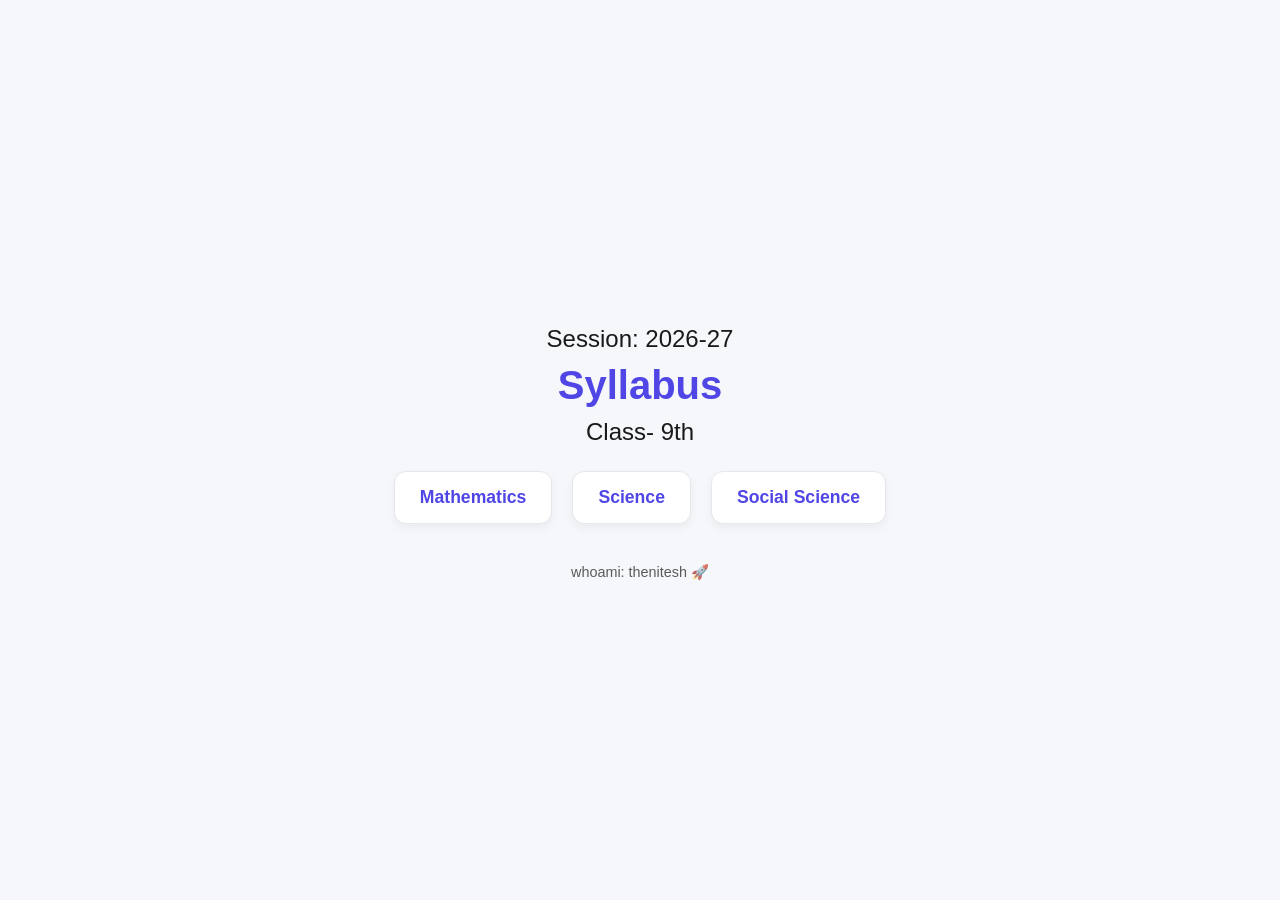
<file: index.html>
<!DOCTYPE html>
<html lang="en">

<head>
    <meta charset="UTF-8">
    <meta name="viewport" content="width=device-width, initial-scale=1.0">
    <title>Session: 2026-27 | Class- 9th | New Syllabus</title>
    <link rel="stylesheet" href="styles.css">
    <link rel="shortcut icon" href="favicon.ico" type="image/x-icon">
</head>

<body>
    <center>
        <h2>Session: 2026-27</h2>
        <h1>Syllabus</h1>
        <h2>Class- 9th</h2>

        <section>
            <div>
                <a href="./maths-syllabus.html">Mathematics</a>
            </div>
            <div>
                <a href="./science-syllabus.html">Science</a>
            </div>
            <div>
                <a href="./social-science-syllabus.html">Social Science</a>
            </div>
        </section>

    </center>


    <p>whoami: thenitesh 🚀</p>
</body>

</html>
</file>
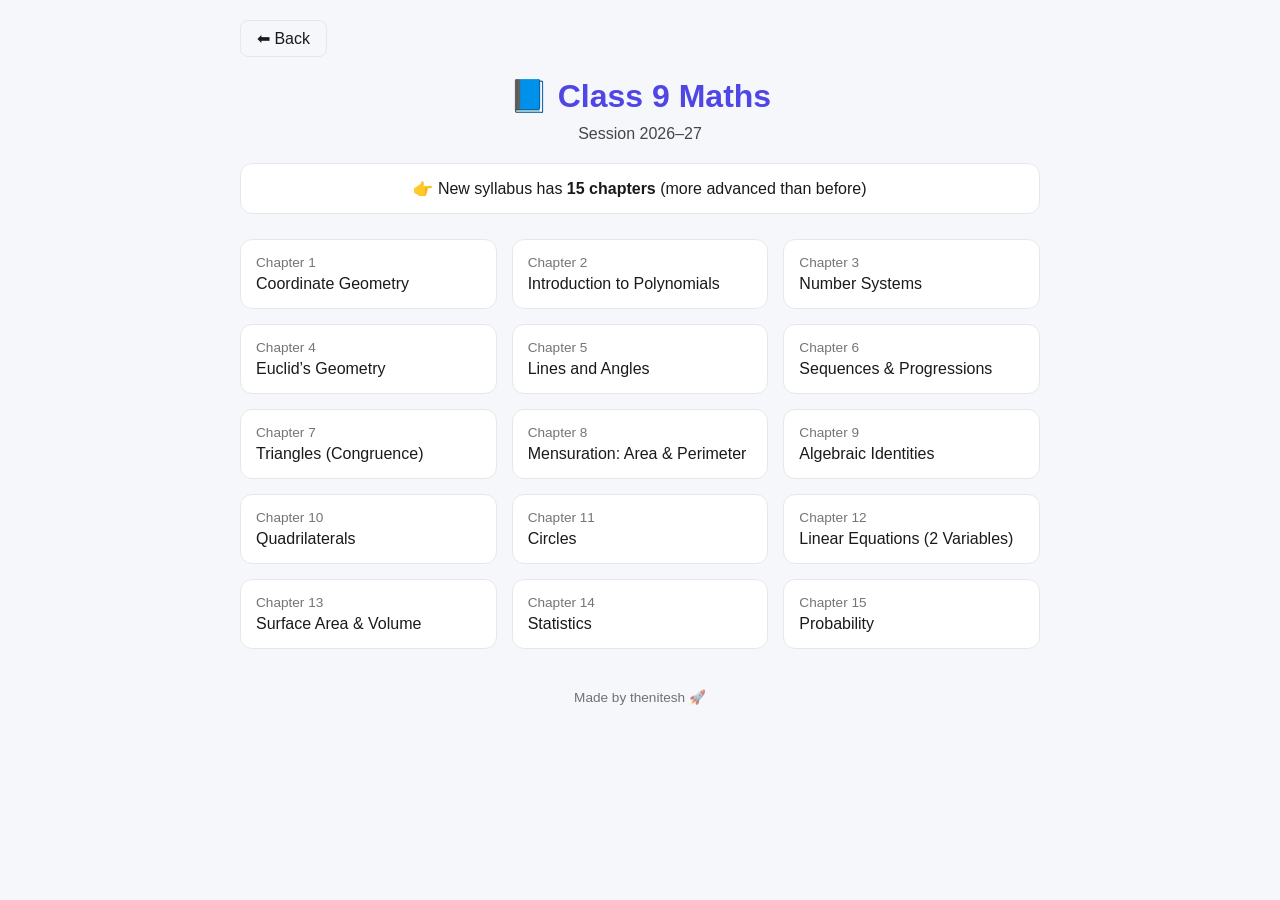
<file: maths-syllabus.html>
<!DOCTYPE html>
<html lang="en">

<head>
    <meta charset="UTF-8">
    <meta name="viewport" content="width=device-width, initial-scale=1.0">
    <title>Class 9 Maths Chapters (2026–27)</title>

    <style>

        :root {
            --bg: #f5f7fb;
            --text: #1a1a1a;
            --card: #ffffff;
            --accent: #4f46e5;
            --border: #e5e7eb;
        }


        @media (prefers-color-scheme: dark) {
            :root {
                --bg: #0f172a;
                --text: #e5e7eb;
                --card: #1e293b;
                --accent: #818cf8;
                --border: #334155;
            }
        }

        * {
            margin: 0;
            padding: 0;
            box-sizing: border-box;
        }

        body {
            font-family: 'Segoe UI', sans-serif;
            background: var(--bg);
            color: var(--text);
            padding: 20px;
            transition: 0.3s;
        }

        .container {
            max-width: 800px;
            margin: auto;
        }

        .back-btn {
            display: inline-block;
            margin-bottom: 20px;
            padding: 8px 16px;
            border-radius: 8px;
            border: 1px solid var(--border);
            text-decoration: none;
            color: var(--text);
            transition: 0.2s;
        }

        .back-btn:hover {
            background: var(--accent);
            color: white;
        }

        h1 {
            text-align: center;
            margin-bottom: 10px;
            color: var(--accent);
        }

        .subtitle {
            text-align: center;
            margin-bottom: 20px;
            opacity: 0.8;
        }

        .info {
            background: var(--card);
            border: 1px solid var(--border);
            padding: 15px;
            border-radius: 12px;
            margin-bottom: 25px;
            text-align: center;
            font-weight: 500;
        }

        .chapters {
            display: grid;
            grid-template-columns: repeat(auto-fit, minmax(220px, 1fr));
            gap: 15px;
        }

        .chapter {
            background: var(--card);
            border: 1px solid var(--border);
            padding: 15px;
            border-radius: 12px;
            transition: 0.2s;
            cursor: pointer;
        }

        .chapter:hover {
            transform: translateY(-5px);
            border-color: var(--accent);
            box-shadow: 0 8px 20px rgba(0, 0, 0, 0.1);
        }


        .chapter span {
            display: block;
            font-size: 0.85rem;
            opacity: 0.6;
            margin-bottom: 5px;
        }


        footer {
            text-align: center;
            margin-top: 40px;
            font-size: 0.85rem;
            opacity: 0.6;
        }
    </style>

</head>

<body>

    <div class="container">

 
        <a href="javascript:history.back()" class="back-btn">⬅ Back</a>

        <h1>📘 Class 9 Maths</h1>
        <p class="subtitle">Session 2026–27</p>


        <div class="info">
            👉 New syllabus has <strong>15 chapters</strong> (more advanced than before)
        </div>

        <div class="chapters">

            <div class="chapter"><span>Chapter 1</span>Coordinate Geometry</div>
            <div class="chapter"><span>Chapter 2</span>Introduction to Polynomials</div>
            <div class="chapter"><span>Chapter 3</span>Number Systems</div>
            <div class="chapter"><span>Chapter 4</span>Euclid’s Geometry</div>
            <div class="chapter"><span>Chapter 5</span>Lines and Angles</div>
            <div class="chapter"><span>Chapter 6</span>Sequences & Progressions</div>
            <div class="chapter"><span>Chapter 7</span>Triangles (Congruence)</div>
            <div class="chapter"><span>Chapter 8</span>Mensuration: Area & Perimeter</div>
            <div class="chapter"><span>Chapter 9</span>Algebraic Identities</div>
            <div class="chapter"><span>Chapter 10</span>Quadrilaterals</div>
            <div class="chapter"><span>Chapter 11</span>Circles</div>
            <div class="chapter"><span>Chapter 12</span>Linear Equations (2 Variables)</div>
            <div class="chapter"><span>Chapter 13</span>Surface Area & Volume</div>
            <div class="chapter"><span>Chapter 14</span>Statistics</div>
            <div class="chapter"><span>Chapter 15</span>Probability</div>

        </div>


        <footer>
            Made by thenitesh 🚀
        </footer>

    </div>

</body>

</html>
</file>
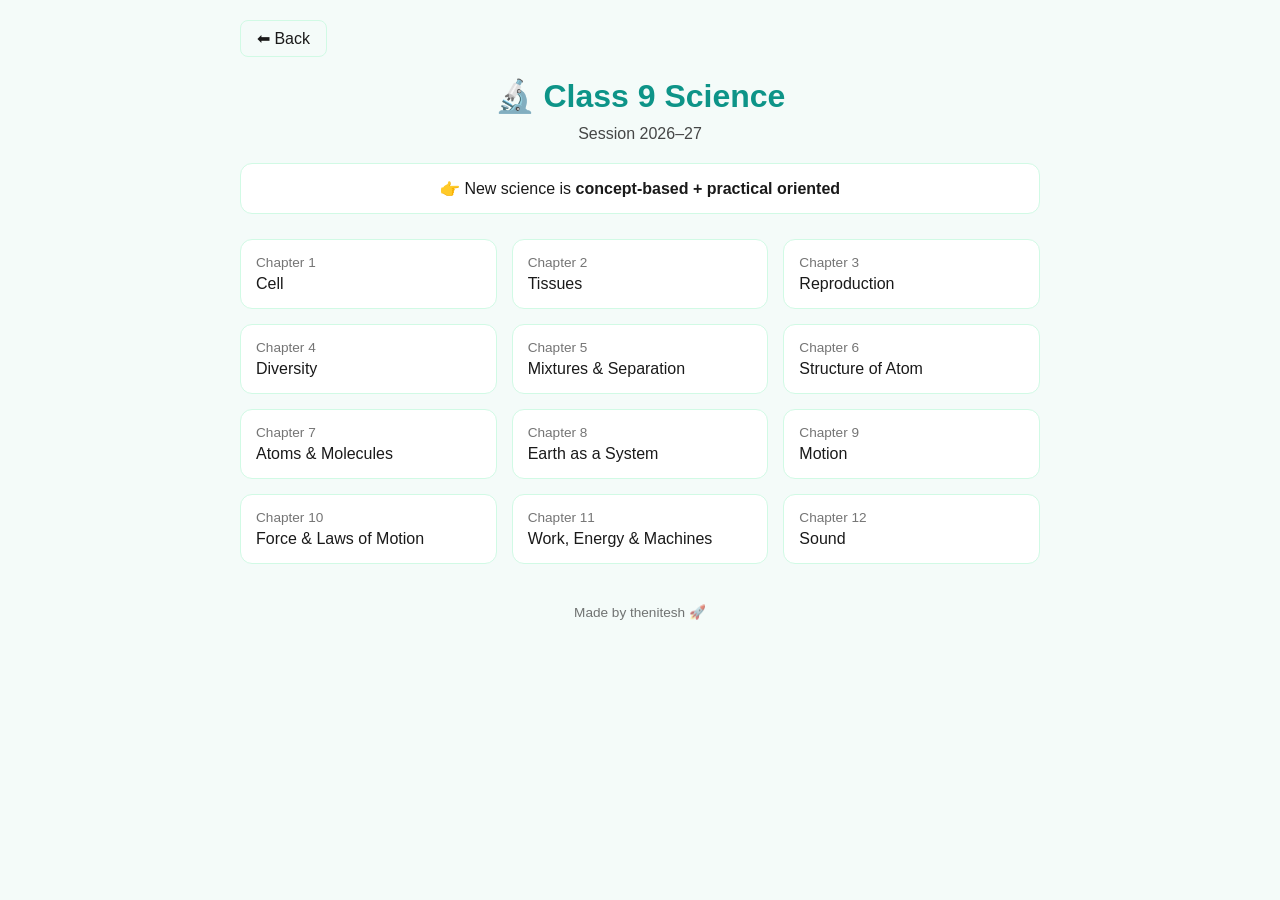
<file: science-syllabus.html>
<!DOCTYPE html>
<html lang="en">
<head>
<meta charset="UTF-8">
<meta name="viewport" content="width=device-width, initial-scale=1.0">
<title>Class 9 Science Chapters (2026–27)</title>

<style>

:root {
    --bg: #f4fbf9;
    --text: #1a1a1a;
    --card: #ffffff;
    --accent: #0d9488; /* teal */
    --border: #d1fae5;
}

@media (prefers-color-scheme: dark) {
    :root {
        --bg: #0f172a;
        --text: #e5e7eb;
        --card: #1e293b;
        --accent: #34d399;
        --border: #334155;
    }
}


* {
    margin: 0;
    padding: 0;
    box-sizing: border-box;
}

body {
    font-family: 'Segoe UI', sans-serif;
    background: var(--bg);
    color: var(--text);
    padding: 20px;
    transition: 0.3s;
}


.container {
    max-width: 800px;
    margin: auto;
}

.back-btn {
    display: inline-block;
    margin-bottom: 20px;
    padding: 8px 16px;
    border-radius: 8px;
    border: 1px solid var(--border);
    text-decoration: none;
    color: var(--text);
    transition: 0.2s;
}

.back-btn:hover {
    background: var(--accent);
    color: white;
}


h1 {
    text-align: center;
    margin-bottom: 10px;
    color: var(--accent);
}

.subtitle {
    text-align: center;
    margin-bottom: 20px;
    opacity: 0.8;
}


.info {
    background: var(--card);
    border: 1px solid var(--border);
    padding: 15px;
    border-radius: 12px;
    margin-bottom: 25px;
    text-align: center;
    font-weight: 500;
}

.chapters {
    display: grid;
    grid-template-columns: repeat(auto-fit, minmax(220px, 1fr));
    gap: 15px;
}

.chapter {
    background: var(--card);
    border: 1px solid var(--border);
    padding: 15px;
    border-radius: 12px;
    transition: 0.2s;
    cursor: pointer;
}

.chapter:hover {
    transform: translateY(-5px);
    border-color: var(--accent);
    box-shadow: 0 8px 20px rgba(0,0,0,0.1);
}

.chapter span {
    display: block;
    font-size: 0.85rem;
    opacity: 0.6;
    margin-bottom: 5px;
}

footer {
    text-align: center;
    margin-top: 40px;
    font-size: 0.85rem;
    opacity: 0.6;
}
</style>

</head>
<body>

<div class="container">

    <a href="javascript:history.back()" class="back-btn">⬅ Back</a>

    <h1>🔬 Class 9 Science</h1>
    <p class="subtitle">Session 2026–27</p>

    <div class="info">
        👉 New science is <strong>concept-based + practical oriented</strong>
    </div>


    <div class="chapters">

        <div class="chapter"><span>Chapter 1</span>Cell</div>
        <div class="chapter"><span>Chapter 2</span>Tissues</div>
        <div class="chapter"><span>Chapter 3</span>Reproduction</div>
        <div class="chapter"><span>Chapter 4</span>Diversity</div>
        <div class="chapter"><span>Chapter 5</span>Mixtures & Separation</div>
        <div class="chapter"><span>Chapter 6</span>Structure of Atom</div>
        <div class="chapter"><span>Chapter 7</span>Atoms & Molecules</div>
        <div class="chapter"><span>Chapter 8</span>Earth as a System</div>
        <div class="chapter"><span>Chapter 9</span>Motion</div>
        <div class="chapter"><span>Chapter 10</span>Force & Laws of Motion</div>
        <div class="chapter"><span>Chapter 11</span>Work, Energy & Machines</div>
        <div class="chapter"><span>Chapter 12</span>Sound</div>

    </div>

    <footer>
        Made by thenitesh 🚀
    </footer>

</div>

</body>
</html>
</file>
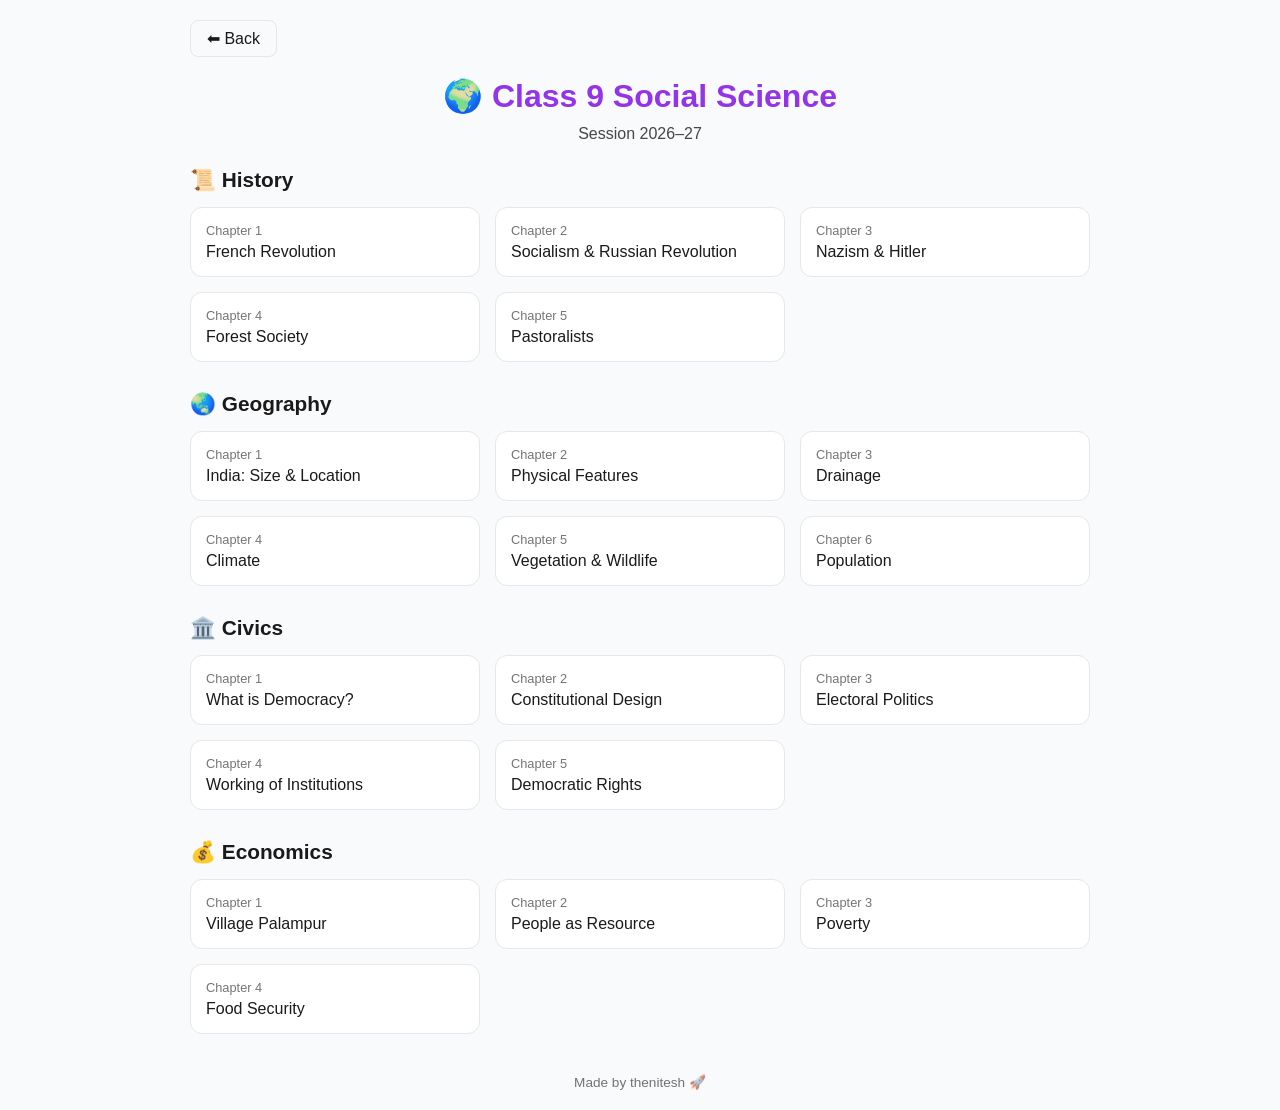
<file: social-science-syllabus.html>
<!DOCTYPE html>
<html lang="en">

<head>
    <meta charset="UTF-8">
    <meta name="viewport" content="width=device-width, initial-scale=1.0">
    <title>Class 9 Social Science (2026–27)</title>

    <style>

        :root {
            --bg: #f9fafb;
            --text: #1a1a1a;
            --card: #ffffff;
            --accent: #9333ea;

            --border: #e5e7eb;
        }


        @media (prefers-color-scheme: dark) {
            :root {
                --bg: #0f172a;
                --text: #e5e7eb;
                --card: #1e293b;
                --accent: #c084fc;
                --border: #334155;
            }
        }


        * {
            margin: 0;
            padding: 0;
            box-sizing: border-box;
        }

        body {
            font-family: 'Segoe UI', sans-serif;
            background: var(--bg);
            color: var(--text);
            padding: 20px;
        }


        .container {
            max-width: 900px;
            margin: auto;
        }


        .back-btn {
            display: inline-block;
            margin-bottom: 20px;
            padding: 8px 16px;
            border-radius: 8px;
            border: 1px solid var(--border);
            text-decoration: none;
            color: var(--text);
        }

        .back-btn:hover {
            background: var(--accent);
            color: white;
        }

        h1 {
            text-align: center;
            color: var(--accent);
            margin-bottom: 10px;
        }

        .subtitle {
            text-align: center;
            margin-bottom: 25px;
            opacity: 0.8;
        }

        .section {
            margin-bottom: 30px;
        }

        .section h2 {
            margin-bottom: 15px;
            font-size: 1.3rem;
        }

        .grid {
            display: grid;
            grid-template-columns: repeat(auto-fit, minmax(230px, 1fr));
            gap: 15px;
        }

        .card {
            background: var(--card);
            border: 1px solid var(--border);
            padding: 15px;
            border-radius: 12px;
            transition: 0.2s;
        }

        .card:hover {
            transform: translateY(-5px);
            border-color: var(--accent);
            box-shadow: 0 8px 20px rgba(0, 0, 0, 0.1);
        }

        .card span {
            display: block;
            font-size: 0.8rem;
            opacity: 0.6;
            margin-bottom: 5px;
        }

        .insight {
            margin-top: 30px;
            padding: 15px;
            border-radius: 12px;
            background: var(--card);
            border: 1px solid var(--border);
        }

        footer {
            text-align: center;
            margin-top: 40px;
            font-size: 0.85rem;
            opacity: 0.6;
        }
    </style>

</head>

<body>

    <div class="container">

        <a href="javascript:history.back()" class="back-btn">⬅ Back</a>

   
        <h1>🌍 Class 9 Social Science</h1>
        <p class="subtitle">Session 2026–27</p>

 
        <div class="section">
            <h2>📜 History</h2>
            <div class="grid">
                <div class="card"><span>Chapter 1</span>French Revolution</div>
                <div class="card"><span>Chapter 2</span>Socialism & Russian Revolution</div>
                <div class="card"><span>Chapter 3</span>Nazism & Hitler</div>
                <div class="card"><span>Chapter 4</span>Forest Society</div>
                <div class="card"><span>Chapter 5</span>Pastoralists</div>
            </div>
        </div>

  
        <div class="section">
            <h2>🌏 Geography</h2>
            <div class="grid">
                <div class="card"><span>Chapter 1</span>India: Size & Location</div>
                <div class="card"><span>Chapter 2</span>Physical Features</div>
                <div class="card"><span>Chapter 3</span>Drainage</div>
                <div class="card"><span>Chapter 4</span>Climate</div>
                <div class="card"><span>Chapter 5</span>Vegetation & Wildlife</div>
                <div class="card"><span>Chapter 6</span>Population</div>
            </div>
        </div>

        <div class="section">
            <h2>🏛️ Civics</h2>
            <div class="grid">
                <div class="card"><span>Chapter 1</span>What is Democracy?</div>
                <div class="card"><span>Chapter 2</span>Constitutional Design</div>
                <div class="card"><span>Chapter 3</span>Electoral Politics</div>
                <div class="card"><span>Chapter 4</span>Working of Institutions</div>
                <div class="card"><span>Chapter 5</span>Democratic Rights</div>
            </div>
        </div>

        <div class="section">
            <h2>💰 Economics</h2>
            <div class="grid">
                <div class="card"><span>Chapter 1</span>Village Palampur</div>
                <div class="card"><span>Chapter 2</span>People as Resource</div>
                <div class="card"><span>Chapter 3</span>Poverty</div>
                <div class="card"><span>Chapter 4</span>Food Security</div>
            </div>
        </div>

        <footer>
            Made by thenitesh 🚀
        </footer>

    </div>

</body>

</html>
</file>
<file: styles.css>
:root {
    --bg-color: #f5f7fa;
    --text-color: #1a1a1a;
    --card-bg: #ffffff;
    --accent: #4f46e5;
    --border: #e5e7eb;
}

@media (prefers-color-scheme: dark) {
    :root {
        --bg-color: #0f172a;
        --text-color: #e5e7eb;
        --card-bg: #1e293b;
        --accent: #818cf8;
        --border: #334155;
    }
}

* {
    margin: 0;
    padding: 0;
    box-sizing: border-box;
    font-family: 'Segoe UI', Tahoma, Geneva, Verdana, sans-serif;
}

body {
    background: var(--bg-color);
    color: var(--text-color);
    min-height: 100vh;
    display: flex;
    flex-direction: column;
    justify-content: center;
    align-items: center;
    transition: background 0.3s ease, color 0.3s ease;
}

h1 {
    font-size: 2.5rem;
    margin: 10px 0;
    color: var(--accent);
}

h2 {
    font-weight: 500;
    margin: 5px 0;
}

section {
    margin-top: 25px;
    display: flex;
    gap: 20px;
    flex-wrap: wrap;
    justify-content: center;
}

section div {
    background: var(--card-bg);
    padding: 15px 25px;
    border-radius: 12px;
    border: 1px solid var(--border);
    box-shadow: 0 4px 10px rgba(0, 0, 0, 0.05);
    transition: transform 0.2s ease, box-shadow 0.2s ease;
}

section div:hover {
    transform: translateY(-5px);
    box-shadow: 0 8px 20px rgba(0, 0, 0, 0.15);
}

a {
    text-decoration: none;
    color: var(--accent);
    font-weight: 600;
    font-size: 1.1rem;
}

a:hover {
    text-decoration: underline;
}

p {
    margin-top: 40px;
    font-size: 0.9rem;
    opacity: 0.7;
}
</file>
